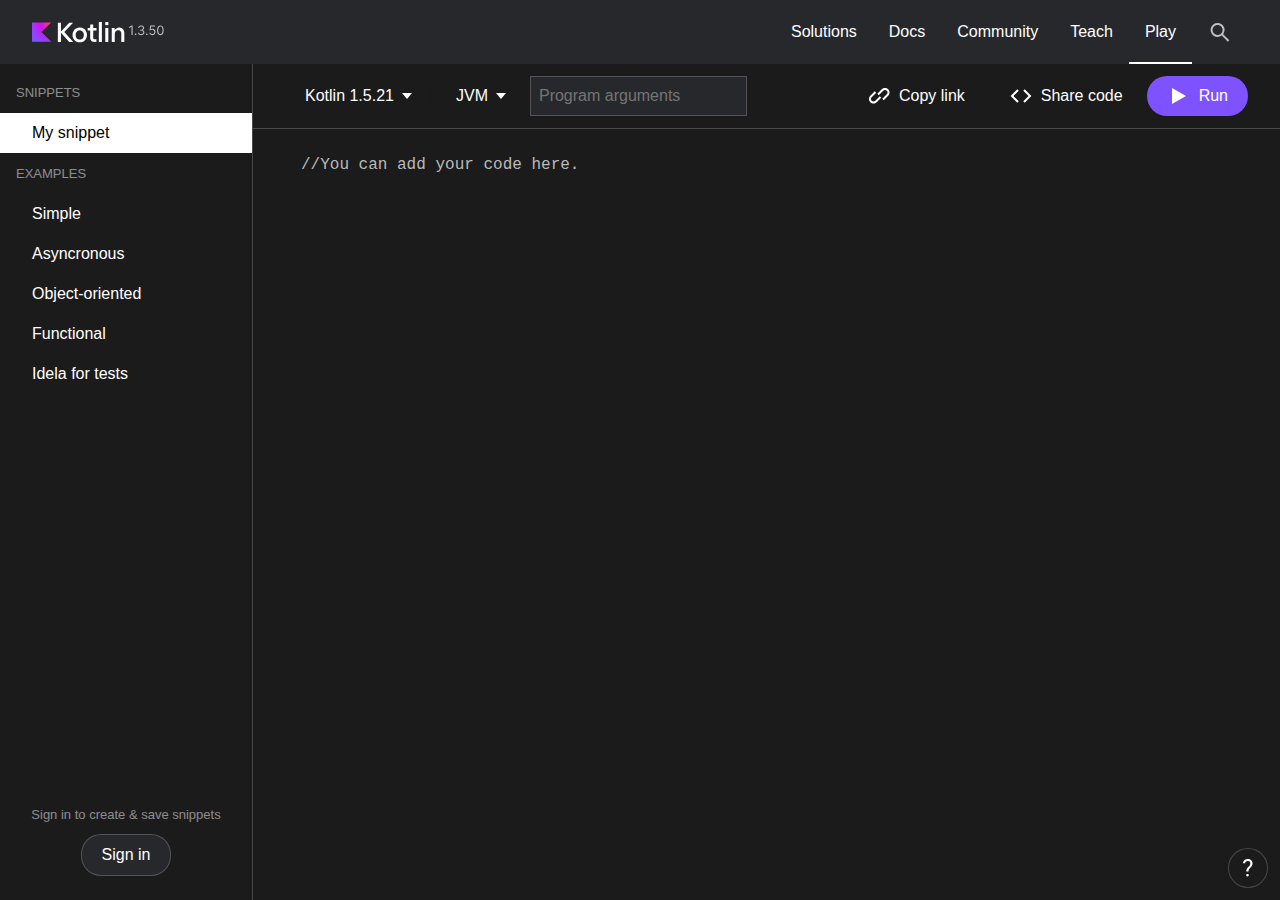
<file: index.html>
<!DOCTYPE html>
<html lang="en">
    <head>
        <meta charset="UTF-8">
        <meta http-equiv="X-UA-Compatible" content="IE=edge">
        <meta name="viewport" content="width=device-width, initial-scale=1.0">
        <title>Playground</title>

        <link rel="stylesheet" href="./main.css">
    </head>

    <body >

        <!-- Dialogues -->
        <!-- Rename dialogue -->
        <div id="deleteDialogue" class="shade hide">
            <div class="dialogue-box">
                <div style="display: flex; gap: 12px;">
                    <h3 style=" margin: auto auto auto 0;">Rename code snippet</h3>

                    <button class="btn-round" onclick="toggleHide('deleteDialogue')" style="background-color: var(--w0);">
                        <img src="./img/close.svg">
                    </button>
                </div>

                <input type="text">

                <div style="display: flex; gap: 12px;">
                    <button onclick="toggleHide('deleteDialogue')">Rename</button>
                    <button onclick="toggleHide('deleteDialogue')">Cancel</button>
                </div>
            </div>
        </div>

        <!-- Auth dialogue -->
        <div id="authDialogue" class="shade hide">
            <div class="dialogue-box">
                <div style="display: flex; gap: 12px;">
                    <h3 style="margin: auto auto auto 0;">Authenticate</h3>
                    
                    <button class="btn-round" onclick="toggleHide('authDialogue')" style="background-color: var(--w0);">
                        <img src="./img/close.svg">
                    </button>
                </div>
                <p class="text-3">We save code-samples only for authorized users</p>
                <p class="text-3">Sign in with</p>
                
                <div style="display: flex; gap: 12px;">
                    <a href="./auth-form.html" target="_blank" onclick="authenticate()">Google</a>
                </div>
            </div>
        </div>


        <!-- Website -->
        <!-- Website navigation -->
        <nav class="nav" >
            <img src="./img/logo.svg" alt="" style="margin-right: auto;">
            <a href="">Solutions</a>
            <a href="">Docs</a>
            <a href="">Community</a>
            <a href="">Teach</a>
            <a href="" class="selected">Play</a>
            <a href=""><img src="./img/search.svg" alt=""></a>
        </nav>

        <!-- Container -->
        <div class="container">

            <!-- Sidebar -->
            <div class="sidebar">     
                <div class="top-section"></div>      

                <button class="add hide" onclick="addItem()"><img src="./img/plus.svg" alt="">Add snippet</button>
                
                <!-- Sign out section -->
                <div class="signout container-bot hide">
                    <img src="./img/person.svg" style="height: 24px;">
                    <p class="text-3">Profile Name</p>
                    <button class="btn-round" onclick="authenticate('sign out')"><img src="./img/exit.svg" alt=""></button>
                </div>

                <!-- Sign in section -->
                <div class="container-bot signin">
                    <p>Sign in to create & save snippets</p>
                    <!-- href="./auth-form.html" -->
                    <a class="btn-border" onclick="toggleHide('authDialogue')">Sign in</a>
                </div>
            </div>

            <!-- Editor -->
            <div class="editor">

            <!-- Editor nav -->
            <div class="nav editor-nav">
                <button>Kotlin 1.5.21 <img src="./img/dropdown.svg" alt=""></button>
                <button>JVM <img src="./img/dropdown.svg" alt=""></button>
                <input type="text" placeholder="Program arguments" style="margin-right: auto;">
                <div class="divider"></div>
                <button class="save hide" onclick="save()" disabled><img src="./img/save.svg" alt="">Save</button>
                <button><img src="./img/link.svg" alt="">Copy link</button>
                <button><img src="./img/code.svg" alt="">Share code</button>
                <button id="run"><img src="./img/play.svg" alt="">Run</button>
            </div>

            <!-- Editor container -->
            <div class="editor-container">
                <p>
                </p>
                <textarea id="textarea" spellcheck="false" onkeypress="enableSave()">
                </textarea>
            </div>

            <!-- Help button -->
            <button id="help" class="btn-round btn-border"><img src="./img/help.svg" alt=""></button>
            </div>
        </div>

        <!-- Notification -->
        <div id ="notification" class="notification hide">
            <p id="notif-text">Placeholder</p>
            <button id="notif-undo" class="hide">Undo</button>
            <img src="./img/loader.svg">
        </div>
    </body>
    <script> let pageType =''</script>
    <script src="main.js"></script>
</html>
</file>
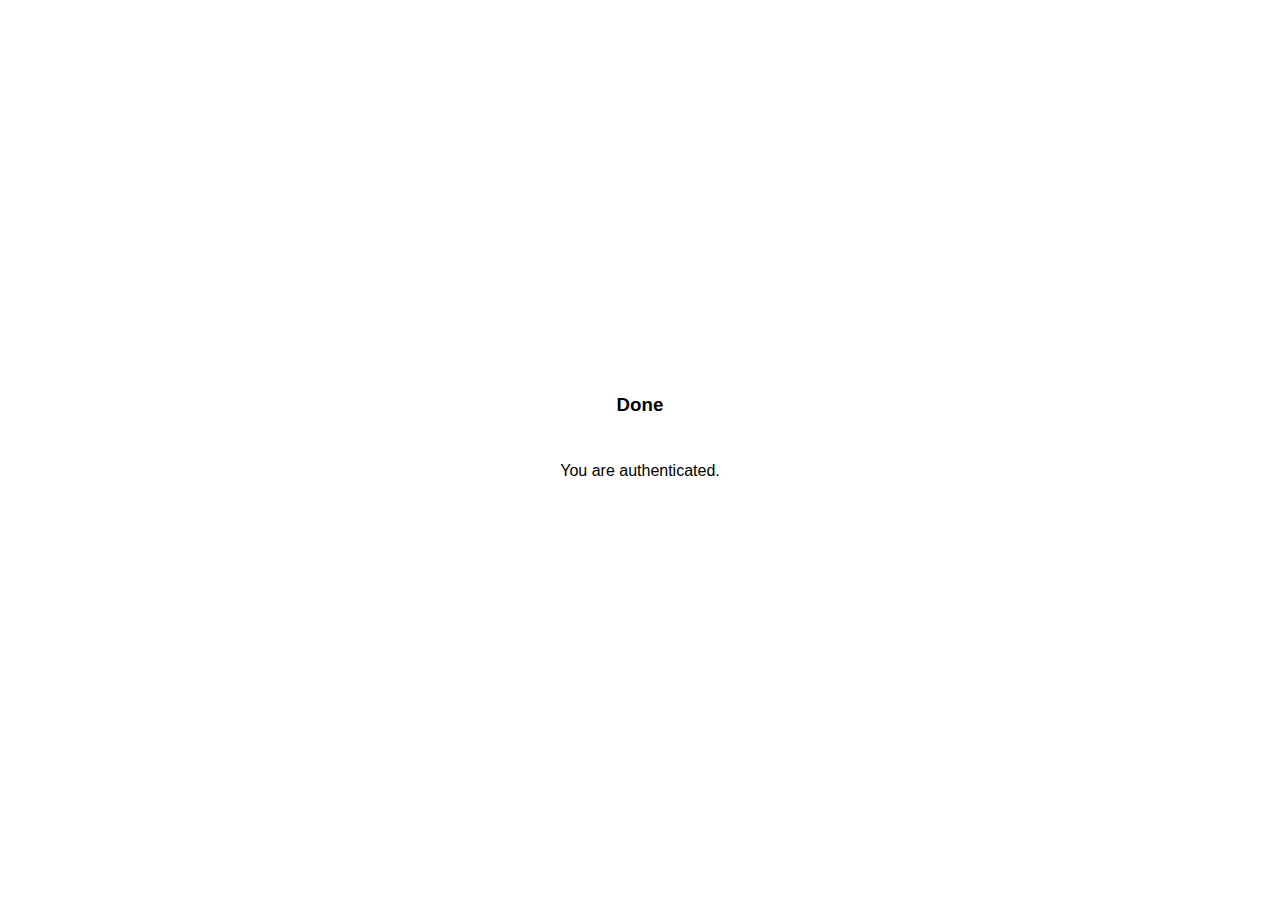
<file: auth-form-end.html>
<!DOCTYPE html>
<html lang="en">
<head>
    <meta charset="UTF-8">
    <meta http-equiv="X-UA-Compatible" content="IE=edge">
    <meta name="viewport" content="width=device-width, initial-scale=1.0">
    <title>Playground</title>

</head>
<body style="background-color: white;">
    <div style="
        display:flex; 
        flex-direction:column; 
        justify-content:center; 
        align-items: center;
        height: 95vh;
        gap: 12px;
        font-family: sans-serif;">
        <h3>Done</h3>
        <p>You are authenticated.</p>
    </div>
</body>
<script src="main.js"></script>
</html>
</file>
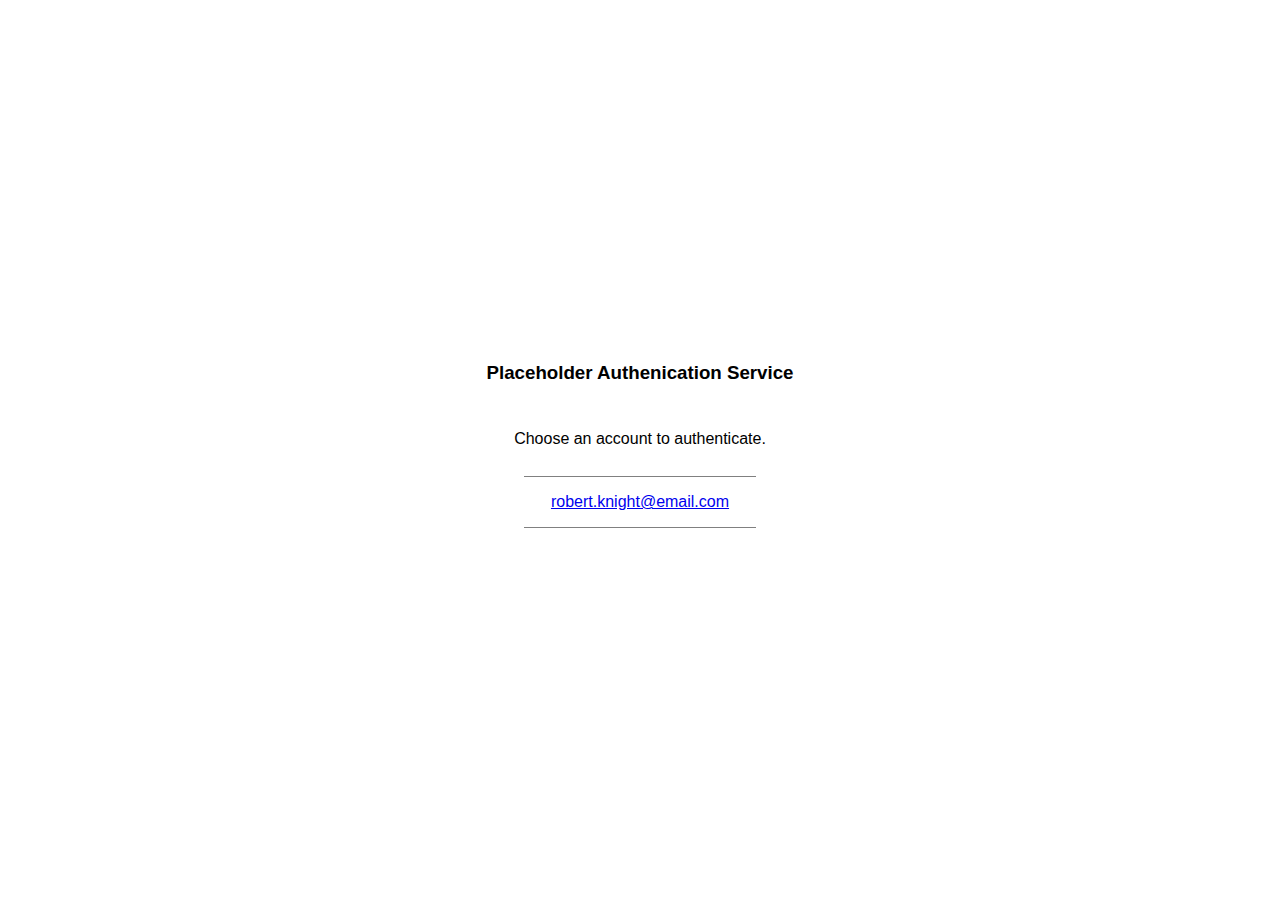
<file: auth-form.html>
<!DOCTYPE html>
<html lang="en">
<head>
    <meta charset="UTF-8">
    <meta http-equiv="X-UA-Compatible" content="IE=edge">
    <meta name="viewport" content="width=device-width, initial-scale=1.0">
    <title>Authentication form</title>

</head>
<body style="background-color: white; color:black">
    <div style="
        display:flex; 
        flex-direction:column; 
        justify-content:center; 
        align-items: center;
        height: 95vh;
        gap: 12px;
        font-family: sans-serif;">
        <h3>Placeholder Authenication Service</h3>
        <p>Choose an account to authenticate.</p>
        <a href="./auth-form-end.html" 
        style="
        width: 200px;
        text-align: center;
        border-bottom: 1px solid grey;
        border-top: 1px solid grey;
        padding: 16px;
        ">robert.knight@email.com</a>
    </div>
</body>
<script src="main.js"></script>
</html>
</file>
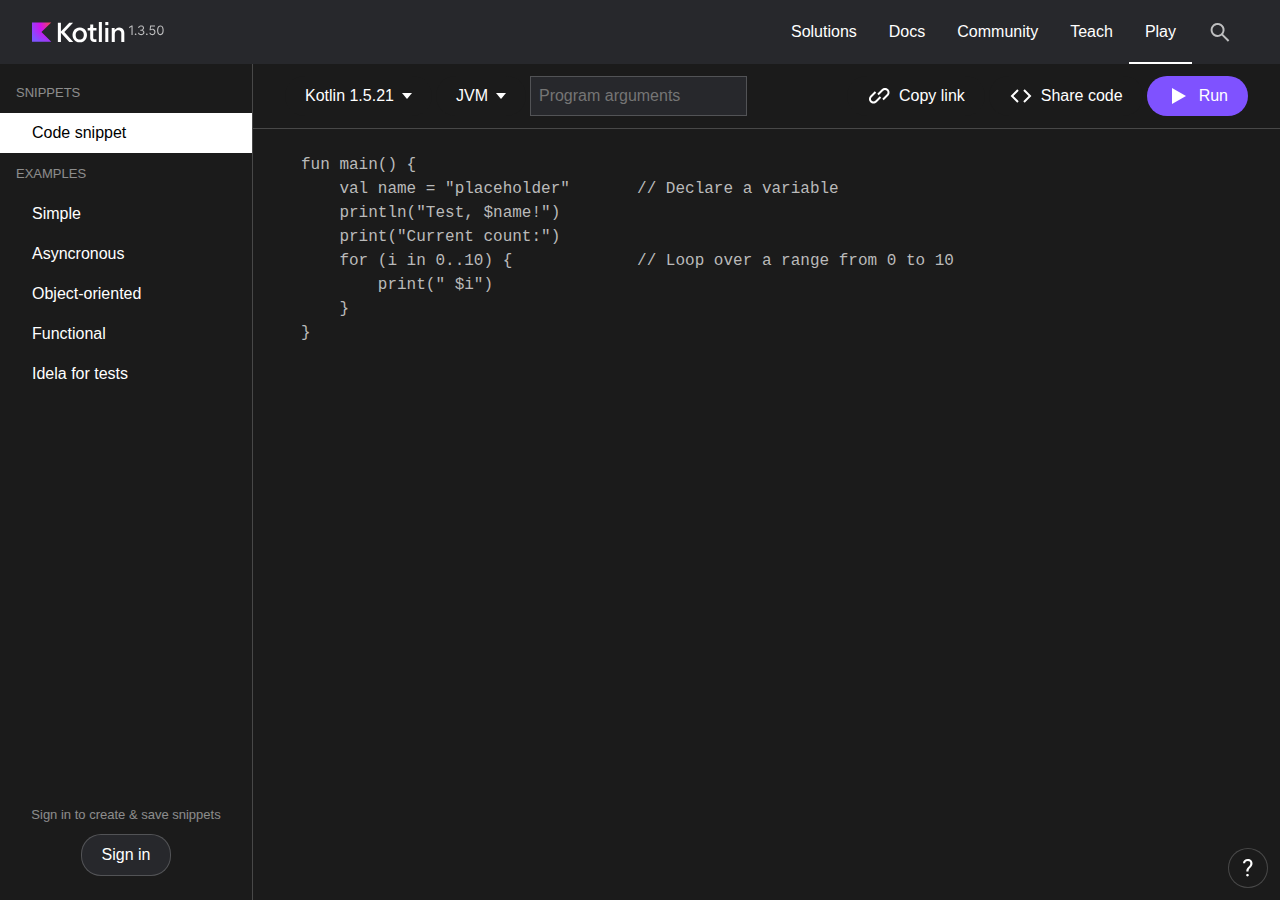
<file: external.html>
<!DOCTYPE html>
<html lang="en">
    <head>
        <meta charset="UTF-8">
        <meta http-equiv="X-UA-Compatible" content="IE=edge">
        <meta name="viewport" content="width=device-width, initial-scale=1.0">
        <title>Playground</title>

        <link rel="stylesheet" href="./main.css">
    </head>

    <body>

        <!-- Dialogues -->
        <!-- Rename dialogue -->
        <div id="deleteDialogue" class="shade hide">
            <div class="dialogue-box">
                <div style="display: flex; gap: 12px;">
                    <h3 style=" margin: auto auto auto 0;">Rename code snippet</h3>

                    <button class="btn-round" onclick="toggleHide('deleteDialogue')" style="background-color: var(--w0);">
                        <img src="./img/close.svg">
                    </button>
                </div>

                <input type="text">

                <div style="display: flex; gap: 12px;">
                    <button onclick="toggleHide('deleteDialogue')">Rename</button>
                    <button onclick="toggleHide('deleteDialogue')">Cancel</button>
                </div>
            </div>
        </div>

        <!-- Auth dialogue -->
        <div id="authDialogue" class="shade hide">
            <div class="dialogue-box">
                <div style="display: flex; gap: 12px;">
                    <h3 style="margin: auto auto auto 0;">Authenticate</h3>
                    
                    <button class="btn-round" onclick="toggleHide('authDialogue')" style="background-color: var(--w0);">
                        <img src="./img/close.svg">
                    </button>
                </div>
                <p class="text-3">We save code-samples only for authorized users</p>
                <p class="text-3">Sign in with</p>
                
                <div style="display: flex; gap: 12px;">
                    <a href="./auth-form.html" target="_blank" onclick="authenticate()">Google</a>
                </div>
            </div>
        </div>


        <!-- Website -->
        <!-- Website navigation -->
        <nav class="nav" >
            <img src="./img/logo.svg" alt="" style="margin-right: auto;">
            <a href="">Solutions</a>
            <a href="">Docs</a>
            <a href="">Community</a>
            <a href="">Teach</a>
            <a href="" class="selected">Play</a>
            <a href=""><img src="./img/search.svg" alt=""></a>
        </nav>

        <!-- Container -->
        <div class="container">

    <!-- Sidebar -->
            <div class="sidebar">   
                <div class="top-section"></div>      
    

                <button class="add hide" onclick="addItem()"><img src="./img/plus.svg" alt="">Add snippet</button>
                
                <!-- Sign out -->
                <div class="signout container-bot hide">
                    <img src="./img/person.svg" style="height: 24px;">
                    <p class="text-3">Profile Name</p>
                    <button class="btn-round" onclick="authenticate('sign out')"><img src="./img/exit.svg" alt=""></button>
                </div>

                <!-- Sign in -->
                <div class="container-bot signin">
                    <p>Sign in to create & save snippets</p>
                    <!-- href="./auth-form.html" -->
                    <a class="btn-border" onclick="toggleHide('authDialogue')">Sign in</a>
                </div>
            </div>

    <!-- Editor -->
            <div class="editor">

    <!-- Editor nav -->
                <div class="nav editor-nav">
                    <button>Kotlin 1.5.21 <img src="./img/dropdown.svg" alt=""></button>
                    <button>JVM <img src="./img/dropdown.svg" alt=""></button>
                    <input type="text" placeholder="Program arguments" style="margin-right: auto;">
                    <div class="divider"></div>
                    <button class="save hide" onclick="save()" disabled><img src="./img/save.svg" alt="">Save</button>
                    <button><img src="./img/link.svg" alt="">Copy link</button>
                    <button><img src="./img/code.svg" alt="">Share code</button>
                    <button id="run"><img src="./img/play.svg" alt="">Run</button>
                </div>

    <!-- Editor container -->
                <div class="editor-container">
                    <p>
                    </p>
                    <textarea id="textarea" spellcheck="false" onkeypress="enableSave()">
                    </textarea>
                </div>

    <!-- Help button -->
                <button id="help" class="btn-round btn-border"><img src="./img/help.svg" alt=""></button>
            </div>
        </div>

        <!-- Notification -->
        <div id ="notification" class="notification hide">
            <p id="notif-text">Placeholder</p>
            <button id="notif-undo" class="hide">Undo</button>
            <img src="./img/loader.svg">
        </div>
    </body>

    <script> let pageType ='link'</script>
    <script src="main.js"></script>
    <script>
            
    </script>
</html>
</file>
<file: main.css>
:root{
   --black-bg: #1B1B1B;
   --black-nav: #27282C;
   --kt-20: rgba(255,255,255,0.2);
   --kt-50:  rgba(255,255,255,0.5);
   --purple: #7F52FF;
   --w0: rgba(0,0,0,0);
   width: 100%
}

*{
    font-family: sans-serif;
    font-size: 16px;
    color: white;
    text-decoration: none;
}

html, body {
    height: 100%
  }

body{
    background-color: var(--black-bg);
    display: flex;
    align-items: stretch;
    flex-direction: column;
    width: 100%;
    padding: 0;
    margin: 0;
}

.container{
    display: flex;
    width: 100%;
    min-height: calc(100% - 64px);
    align-items: stretch;
}


/* Navigation */

.nav{
    display: flex;
    margin: 0;
    padding: 0 32px;
    width: calc(100% - 64px);
}

nav{
    width: calc(100% - 64px) !important;
    background-color: var(--black-nav);
}

.nav .selected{
    border-bottom: 2px solid white;
    padding-bottom: 10px;
}

.nav a {
    padding: 12px 16px;
}


/* Sidebar */
.sidebar{
    display: flex;
    flex-direction: column;
    min-width: 252px;
    height: calc(100% - 8px);
    border-right: 1px solid var(--kt-20);
    padding-top: 8px;
}

.sidebar div{
    width: 100%;
    display: flex;
    flex-direction: column;
}

.sidebar div p{
    padding: 0 0 0 16px;
    color: var(--kt-50);
    font-size: 13px;
}

.sidebar div button:not(.btn-round), .add{
    padding: 0 0 0 32px;
    justify-content: flex-start;
    background-color: var(--black-bg);
    border-radius: 0;
    width: 100%;
}

.sidebar .active{
    background-color: white !important;
    color: black;
}

.sidebar .active *{
    background-color: white !important;
    color: black;
}

.snip-item{
    display: flex;
    justify-content: space-between;
    max-height: 40px;
    flex-direction: row !important;
    position: relative;
}

.snip-item .btn-round{
    display: none;
}

.snip-item:hover > .btn-round{
    display: flex;
}

.sub-menu{
    display: flex;
    flex-direction: column;
    max-width: 168px;
    position: absolute;
    top:40px;
    left: 212px;
    z-index: 2;    
    border: 1px solid var(--kt-20);
}

.sub-menu *{
    background-color: white !important;
    color: black;
}

.sub-menu button:hover{
    background-color: #dadada !important;
    filter: none;
}

.btn-round:disabled{
    pointer-events: none;
    display: none !important;
}

button:disabled{
    pointer-events: none;
    filter: opacity(0.3);
}



/* Bot */
.container-bot{
    margin: auto 0 24px 0;
    display: flex;
    flex-direction: column;
    gap: 12px;
    align-items: center;
}

.signin p{
    padding: 0 !important;
    margin: 0 !important;
}

.signin a{
    border-radius: 20px;
    padding: 0 20px !important;
}

.signout{
    margin: auto 0 12px 0;
    flex-direction: row !important;
    padding: 0 12px;
    gap: 4px;
    justify-content: space-between;
    width: auto !important;
}

.signout p {
    width: 100%;
    padding: 0 !important;
    margin: 4px 0 0 0 !important;
}


/* Editor */
.editor{
    width: 100%;
}

.editor-nav{
    border-bottom: 1px solid var(--kt-20);
    padding: 12px 32px;
    gap: 4px;
}

#run{
    background-color: var(--purple);
}

.editor-container{
    display: flex;
    height: calc(100% - 65px);
    /* background-image: url("./img/rkKXlz.jpeg"); */
}

.editor-container * {
    padding: 24px 0  0 24px;
    margin: 0;
}

.editor-container p{
    font-family: 'Courier New', Courier, monospace;
    line-height: 24px;
    color: var(--kt-50);
}

textarea{
    background-color: rgba(0,0,0,0.0);
    min-height: calc(100% - 64px - 65px);
    width: 100%;
    
    font-family: 'Courier New', Courier, monospace;
    line-height: 24px;
    color: #bababa;

    border: none;
    resize: none;
}


/* Components */
.text-3{
    font-size: 16px !important;
    line-height: 24px !important;
}

h3{
    font-size: 20px;
    line-height: 28px;
    font-weight: 600;
    margin: 0;
}

a{
    height: 40px;
    background-color: var(--black-nav);
    display: flex;
    justify-content: center;
    align-items: center;
    padding: 0 20px;
    cursor: pointer;
}


button{
    background-color: var(--black-bg);
    border-radius: 20px;
    height: 40px;
    border: none;
    display: flex;
    align-items: center;
    justify-content: center;
    gap: 8px;
    cursor: pointer;
    padding: 0 20px;
    white-space: nowrap;
}

button:hover, a:hover{
    filter: brightness(1.5);
    /* background-color: red; */
}

.btn-round{
    padding: 7px !important;
    min-width: 40px;
    border-radius: 20px !important;
}

.btn-border{
    border: 1px solid var(--kt-20);
}


input{
    background-color: var(--black-nav);
    border: 1px solid var(--kt-20);
    display: flex;
    padding: 0 0 0 8px;
    color: var(--kt-50);
}


textarea:active, textarea:focus{
    outline: none;
}


#help{
    position: fixed;
    bottom: 12px;
    right: 12px;
}


/* Modals */
.shade {
    position: fixed; 
    display:flex; 
    width: 100vw;
    height: 100vh;
    background-color: rgba(0,0,0,0.56);
    z-index: 3;
}

.dialogue-box{
    display: flex;
    flex-direction: column;
    background-color: white;
    margin: auto;
    padding: 24px;
    gap: 12px;
    width: 504px;
}

.dialogue-box p, .dialogue-box h3{
    color: black !important;
}

.dialogue-box input {
    background-color: white;
    border: 1px solid black;
    min-height: 44px;
    color: black;
}


/* Notification */
.notification{
    position: fixed;
    right: 56px;
    bottom: 12px;
    border: 1px solid var(--kt-20);
    border-radius: 8px;
    background-color: var(--black-nav);
    padding: 0px 16px;
    display: flex;
    width: 460px;
}

.notification p{
    margin: 12px  auto 12px 0;
    padding-top: 2px;
}

.notification button{
    margin: auto 12px;
}

.notification img{
    animation: rotate 1s infinite;
}

@keyframes rotate {
    0% { transform: rotate(0deg); }
    100% { transform: rotate(359deg);  }
  }


/* JS */
.hide, .hide *{
    display: none !important;
}
</file>
